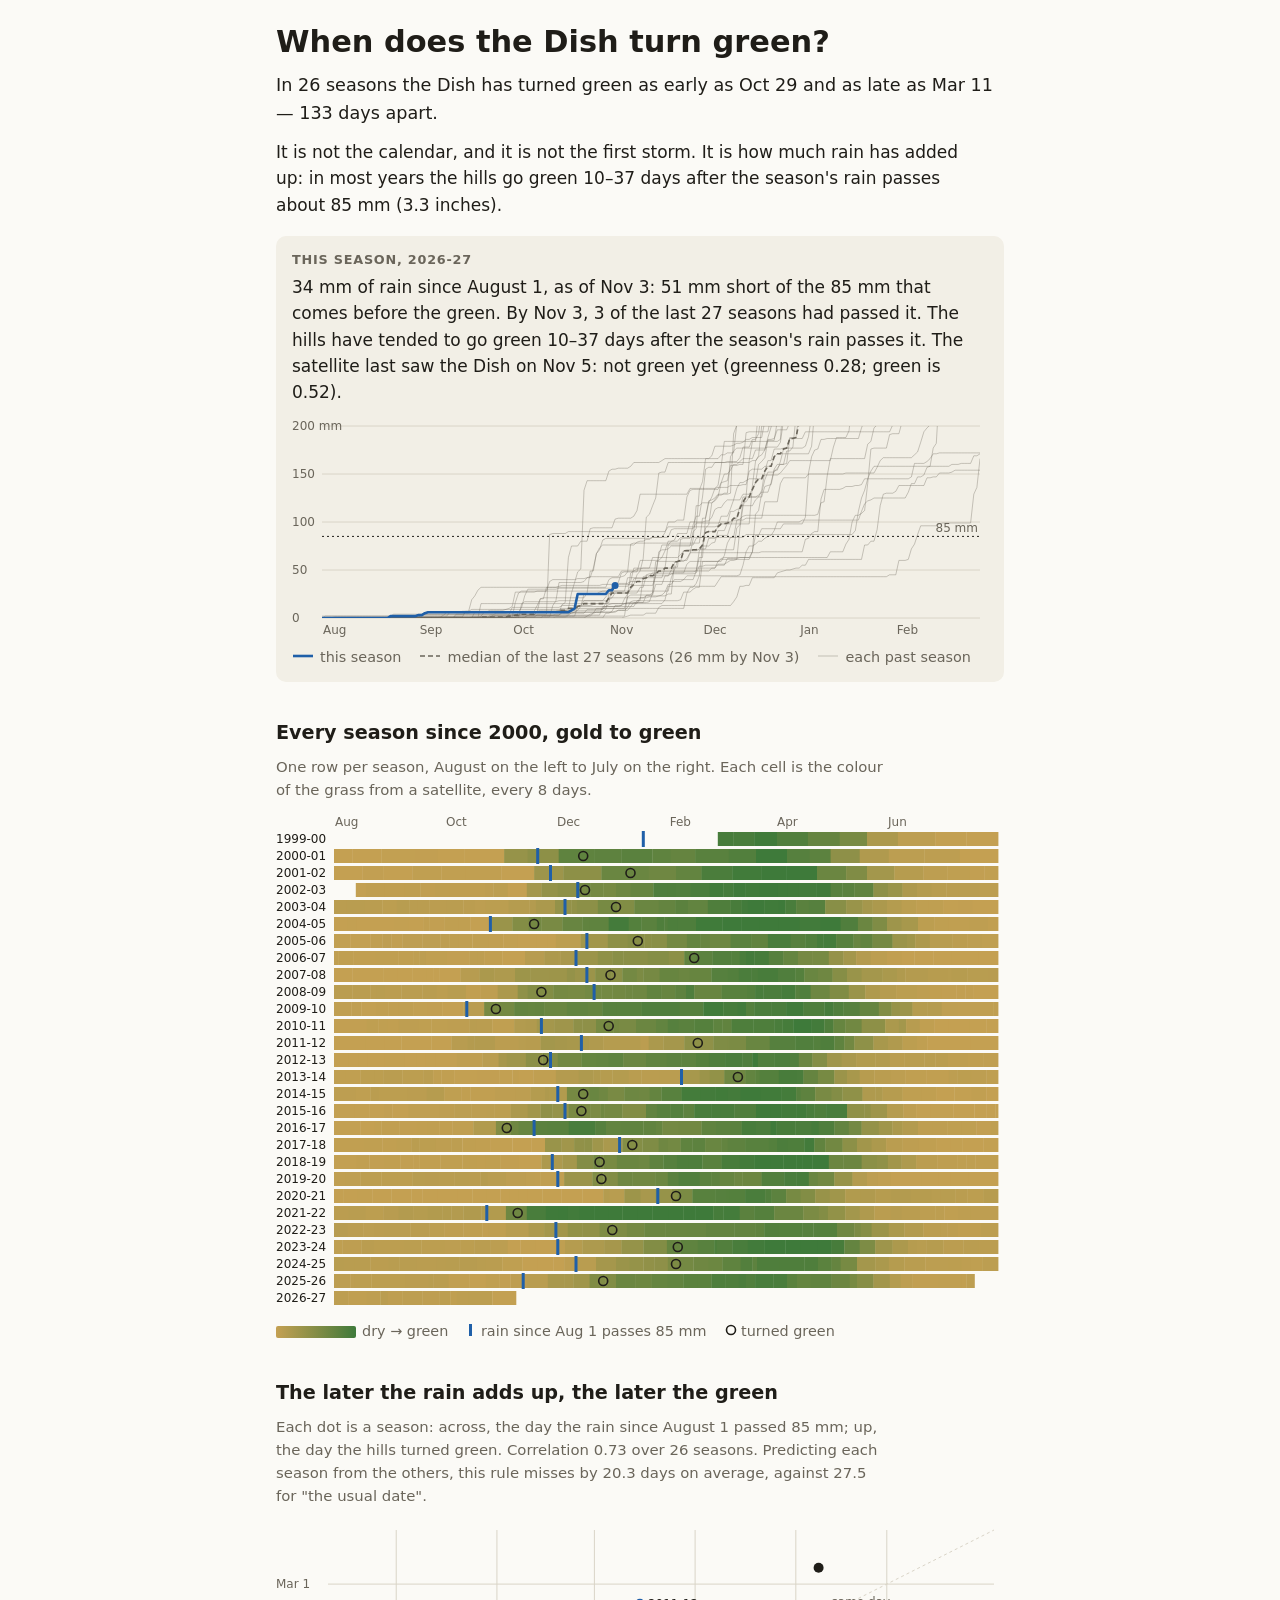
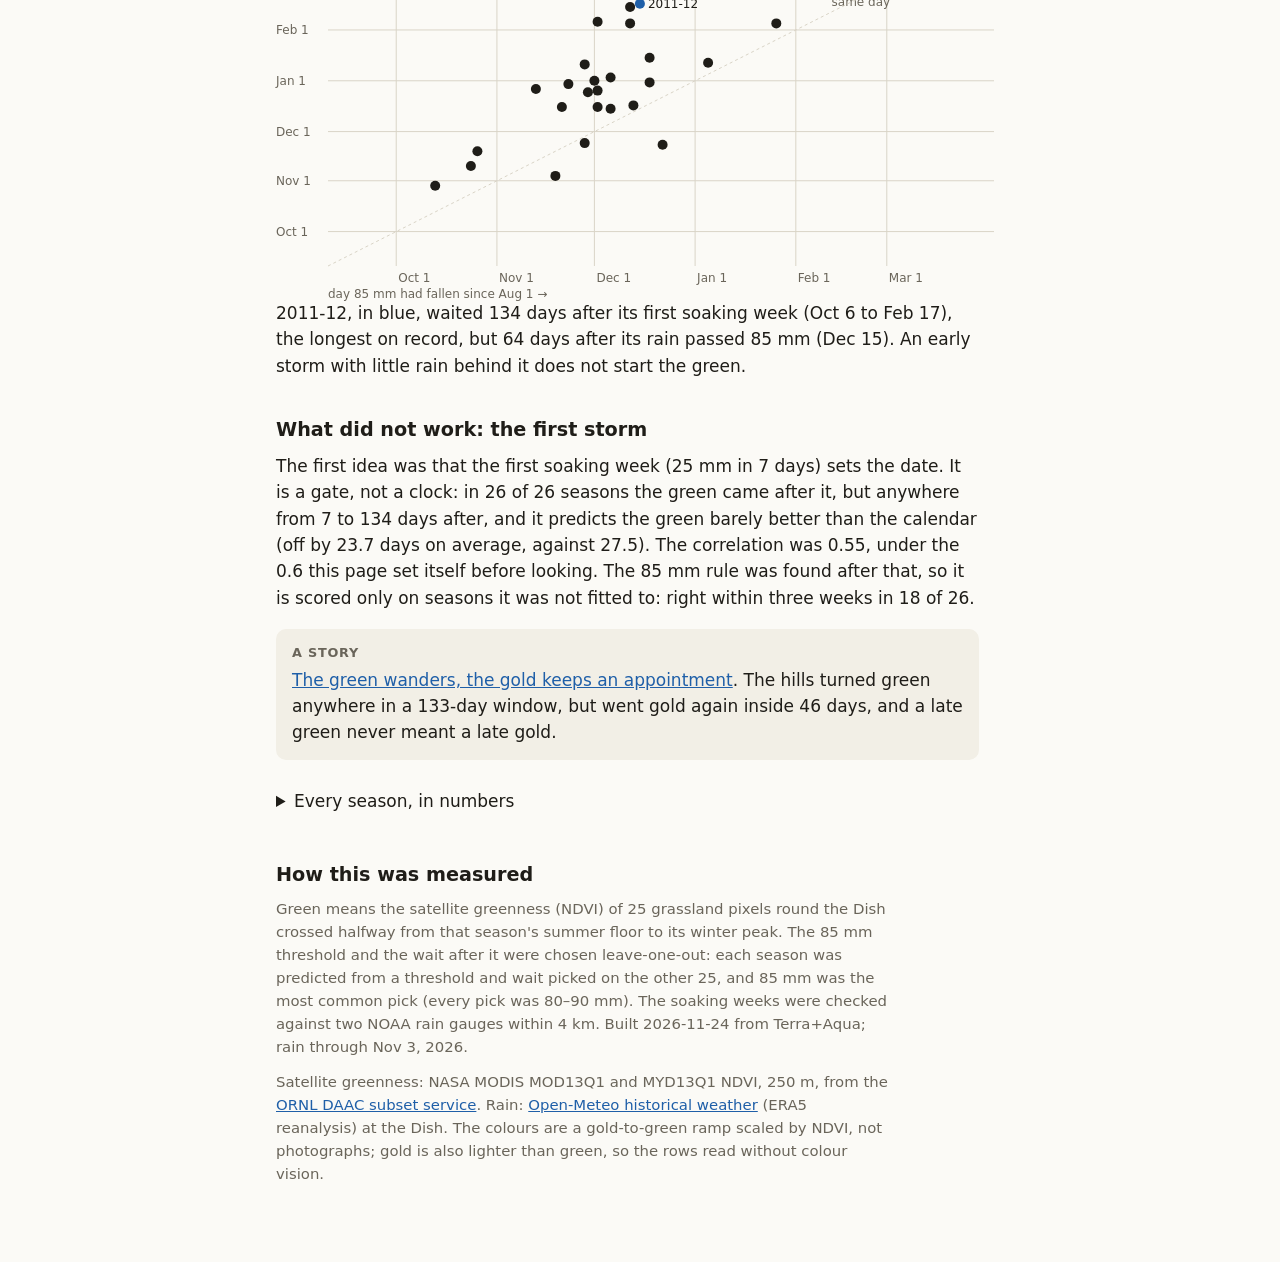
<file: index.html>
<!doctype html>
<html lang="en">
<head>
<meta charset="utf-8">
<meta name="viewport" content="width=device-width, initial-scale=1">
<title>When does the Dish turn green?</title>
<meta name="description" content="26 years of satellite pictures of the Stanford Dish hills, gold to green, against the first soaking rain of each season.">
<meta property="og:type" content="website">
<meta property="og:url" content="https://matmat202.github.io/dish-greens/">
<meta property="og:title" content="When does the Dish turn green?">
<meta property="og:description" content="26 years of satellite pictures of the Stanford Dish hills, gold to green, against the rain.">
<meta property="og:image" content="https://matmat202.github.io/dish-greens/icons/card.png">
<meta property="og:image:width" content="1200">
<meta property="og:image:height" content="630">
<meta name="twitter:card" content="summary_large_image">
<link rel="apple-touch-icon" href="icons/icon-180.png">
<style>
  :root { --bg: #fbfaf6; --fg: #1f1d18; --mute: #6a655a; --line: #d9d4c7; --rain: #1f5fa8; --card: #f2efe6; --green: #3d7a2a; }
  @media (prefers-color-scheme: dark) {
    :root { --bg: #16150f; --fg: #ece8dc; --mute: #a39d8e; --line: #3a372e; --rain: #7fb2f0; --card: #221f18; --green: #8cc46e; }
  }
  * { box-sizing: border-box; }
  body { margin: 0; background: var(--bg); color: var(--fg); font: 17px/1.55 system-ui, -apple-system, "Segoe UI", sans-serif; }
  main { max-width: 760px; margin: 0 auto; padding: 24px 16px 64px; }
  h1 { font-size: 1.9rem; line-height: 1.2; margin: 0 0 12px; }
  h2 { font-size: 1.2rem; margin: 36px 0 8px; }
  p { margin: 0 0 12px; max-width: 65ch; }
  .lede { font-size: 1.1rem; }
  .mute { color: var(--mute); font-size: 0.93rem; max-width: 65ch; }
  .card { background: var(--card); border-radius: 10px; padding: 14px 16px; margin: 18px 0; }
  .card b { display: block; font-size: 0.8rem; letter-spacing: 0.06em; text-transform: uppercase; color: var(--mute); margin-bottom: 4px; }
  svg { display: block; width: 100%; height: auto; overflow: visible; }
  svg text { fill: var(--fg); font-size: 12px; }
  svg .tick { stroke: var(--line); }
  svg .soak { fill: var(--rain); }
  svg .gu { fill: none; stroke: var(--fg); stroke-width: 1.6; }
  svg .ax text { fill: var(--mute); }
  svg .diag { stroke: var(--line); stroke-dasharray: 3 3; }
  svg .dot { fill: var(--fg); }
  svg .dot.odd { fill: var(--rain); }
  svg .past { fill: none; stroke: var(--mute); stroke-opacity: 0.35; stroke-width: 1; }
  svg .med { fill: none; stroke: var(--mute); stroke-width: 1.6; stroke-dasharray: 5 3; }
  svg .thr { stroke: var(--fg); stroke-width: 1; stroke-dasharray: 2 3; }
  svg .cur { fill: none; stroke: var(--rain); stroke-width: 2.6; stroke-linejoin: round; }
  svg .cur-end { fill: var(--rain); }
  svg .win { fill: var(--green); fill-opacity: 0.2; }
  svg .likely { stroke: var(--green); stroke-width: 2; }
  svg .now-win { fill: var(--green); fill-opacity: 0.25; stroke: var(--green); stroke-width: 1; }
  svg .now-label { paint-order: stroke; stroke: var(--bg); stroke-width: 4px; stroke-linejoin: round; font-weight: 600; }
  svg .now-dot { fill: none; stroke: var(--green); stroke-width: 2.5; }
  svg .now-dot.greened { fill: var(--green); }
  svg .win-row { fill: none; stroke: var(--green); stroke-width: 2; stroke-dasharray: 4 2; }
  #rain { margin-top: 12px; }
  .key { display: flex; flex-wrap: wrap; gap: 6px 18px; margin: 8px 0 0; font-size: 0.9rem; color: var(--mute); align-items: center; }
  .key i { display: inline-block; vertical-align: -2px; margin-right: 6px; }
  .ramp { width: 80px; height: 12px; border-radius: 2px; }
  table { border-collapse: collapse; width: 100%; font-size: 0.9rem; font-variant-numeric: tabular-nums; }
  th, td { text-align: left; padding: 4px 6px; border-bottom: 1px solid var(--line); }
  details summary { cursor: pointer; padding: 10px 0; min-height: 44px; }
  a { color: var(--rain); }
</style>
</head>
<body>
<main>
  <h1>When does the Dish turn green?</h1>
  <p class="lede" id="headline"></p>
  <p id="lede2"></p>

  <div class="card" id="now-card"><b id="now-season"></b><span id="now"></span>
    <div id="rain-box">
      <svg id="rain" role="img"></svg>
      <div class="key">
        <span><svg width="22" height="12" style="display:inline;width:22px;margin-right:6px"><line class="cur" x1="1" y1="6" x2="21" y2="6"/></svg>this season</span>
        <span><svg width="22" height="12" style="display:inline;width:22px;margin-right:6px"><line class="med" x1="1" y1="6" x2="21" y2="6"/></svg><span id="key-med"></span></span>
        <span><svg width="22" height="12" style="display:inline;width:22px;margin-right:6px"><line class="past" x1="1" y1="6" x2="21" y2="6"/></svg>each past season</span>
        <span id="key-win" hidden><svg width="22" height="12" style="display:inline;width:22px;margin-right:6px"><rect class="win" x="1" y="0" width="20" height="12"/><line class="likely" x1="11" y1="0" x2="11" y2="12"/></svg><span id="key-win-text"></span></span>
      </div>
    </div>
  </div>

  <h2>Every season since 2000, gold to green</h2>
  <p class="mute">One row per season, August on the left to July on the right. Each cell is the colour of the grass from a satellite, every <span id="step"></span> days.</p>
  <svg id="stripes" role="img"></svg>
  <div class="key">
    <span><i class="ramp" id="ramp"></i>dry → green</span>
    <span><svg width="10" height="12" style="display:inline;width:10px"><rect class="soak" x="3" y="0" width="3" height="12"/></svg> <span id="key-total"></span></span>
    <span><svg width="12" height="12" style="display:inline;width:12px"><circle class="gu" cx="6" cy="6" r="4.5"/></svg> turned green</span>
    <span id="key-row-win" hidden><svg width="22" height="12" style="display:inline;width:22px;margin-right:6px"><rect class="win-row" x="1" y="1" width="20" height="10"/></svg><span id="key-row-win-text"></span></span>
  </div>

  <h2>The later the rain adds up, the later the green</h2>
  <p class="mute" id="scatter-note"></p>
  <svg id="scatter" role="img"></svg>
  <p id="odd"></p>
  <h2>What did not work: the first storm</h2>
  <p id="failed"></p>
  <p class="card"><b>A story</b><a href="story/">The green wanders, the gold keeps an appointment</a>. The hills turned green anywhere in a 133-day window, but went gold again inside 46 days, and a late green never meant a late gold.</p>

  <details>
    <summary>Every season, in numbers</summary>
    <table id="table"><thead><tr><th>Season</th><th>First soaking week</th><th id="th-total"></th><th>Green</th><th>Gold again</th></tr></thead><tbody></tbody></table>
  </details>

  <h2>How this was measured</h2>
  <p class="mute" id="method"></p>
  <p class="mute">Satellite greenness: NASA MODIS MOD13Q1 and MYD13Q1 NDVI, 250 m, from the <a href="https://modis.ornl.gov/data/modis_webservice.html">ORNL DAAC subset service</a>. Rain: <a href="https://open-meteo.com/en/docs/historical-weather-api">Open-Meteo historical weather</a> (ERA5 reanalysis) at the Dish. The colours are a gold-to-green ramp scaled by NDVI, not photographs; gold is also lighter than green, so the rows read without colour vision.</p>
</main>
<script src="dg-logic.js"></script>
<script>
const $ = (id) => document.getElementById(id);
const NS = 'http://www.w3.org/2000/svg';
const el = (tag, attrs, parent, text) => {
  const e = document.createElementNS(NS, tag);
  for (const k in attrs) e.setAttribute(k, attrs[k]);
  if (text != null) e.textContent = text;
  if (parent) parent.appendChild(e);
  return e;
};
const MON = ['Aug', 'Sep', 'Oct', 'Nov', 'Dec', 'Jan', 'Feb', 'Mar', 'Apr', 'May', 'Jun', 'Jul'];
const MDAY = [0, 31, 61, 92, 122, 153, 184, 212, 243, 273, 304, 334, 365];

function stripes(data, today) {
  const svg = $('stripes');
  svg.replaceChildren();   // drawn again once the rain is topped up
  const rows = data.seasons.filter((s) => DG.cells(data, s.y).length);
  const cs = DG.current(data, today);
  // Drawn at the container's own width, so 12px text stays 12px on a phone.
  const W = Math.max(320, Math.round(svg.getBoundingClientRect().width)), L = 58, R = 6, top = 18, rh = 14, gap = 3;
  svg.dataset.w = W;
  const H = top + rows.length * (rh + gap) + 4;
  svg.setAttribute('viewBox', `0 0 ${W} ${H}`);
  svg.setAttribute('aria-label', `Hill colour by season, ${rows[0].season} to ${rows[rows.length - 1].season}`);
  const x = (d) => L + (d / 365) * (W - L - R);
  const ax = el('g', { class: 'ax' }, svg);
  MON.forEach((m, i) => { if (i % (W < 560 ? 3 : 2) === 0) el('text', { x: x(MDAY[i]) + 1, y: 12 }, ax, m); });
  rows.forEach((s, i) => {
    const y0 = top + i * (rh + gap);
    const g = el('g', { class: 'row', 'data-season': s.season }, svg);
    el('text', { x: 0, y: y0 + rh - 3 }, g, s.season);
    const pts = DG.cells(data, s.y);
    // Each cell spans halfway to its neighbours, so a composite is centred on its own day and
    // a row's first and last cells run to the season's edges when within two steps (one
    // composite lost to cloud).
    const step = data.products === 'Terra' ? 16 : 8;
    pts.forEach(([d, v], j) => {
      const a = j ? (pts[j - 1][0] + d) / 2 : (d < 2 * step ? 0 : d - step / 2);
      const b = j + 1 < pts.length ? (d + pts[j + 1][0]) / 2 : (d > 365 - 2 * step ? 365 : d + step / 2);
      el('rect', { class: 'cell', x: x(a).toFixed(1), y: y0, width: Math.max(1, x(b) - x(a) + 0.4).toFixed(1), height: rh, fill: DG.colour(v), 'data-v': v }, g);
    });
    if (s.total_day) el('rect', { class: 'soak', x: (x(DG.dayOfSeason(s.total_day, s.y)) - 1.5).toFixed(1), y: y0 - 1, width: 3, height: rh + 2 }, g);
    if (s.greenup) el('circle', { class: 'gu', cx: x(DG.dayOfSeason(s.greenup, s.y)).toFixed(1), cy: y0 + rh / 2, r: 4.5 }, g);
    // This season, waiting for green: the same window as the card's chart, on its own row.
    if (s.y === cs.y && cs.prediction) {
      const a = x(Math.min(365, DG.dayOfSeason(cs.prediction.soonest, s.y))), b = x(Math.min(365, DG.dayOfSeason(cs.prediction.latest, s.y)));
      el('rect', { class: 'win-row', x: a.toFixed(1), y: y0 + 1, width: (b - a).toFixed(1), height: rh - 2 }, g);
    }
  });
  $('key-row-win').hidden = !cs.prediction;
  $('key-row-win-text').textContent = cs.prediction ? `${cs.season}: expected green, ${DG.fmt(cs.prediction.soonest)} to ${DG.fmt(cs.prediction.latest)}` : '';
  $('ramp').style.background = `linear-gradient(90deg, ${[0.28, 0.4, 0.52, 0.64, 0.75].map((v) => DG.colour(v)).join(',')})`;
}

function scatter(data, today) {
  const svg = $('scatter');
  svg.replaceChildren();   // drawn again once the rain is topped up
  const rows = DG.complete(data);
  const W = Math.max(320, Math.round(svg.getBoundingClientRect().width)), H = Math.round(Math.min(380, W * 0.75)), L = 52, B = 34, T = 10, R = 10;
  svg.dataset.w = W; svg.dataset.h = H;
  svg.setAttribute('viewBox', `0 0 ${W} ${H}`);
  svg.setAttribute('aria-label', `Green-up date against the day ${data.total.mm} mm of rain had fallen, ${rows.length} seasons, correlation ${data.total.r}`);
  const lo = 40, hi = 245;   // Sep 10 .. Apr 3: every rain-total day and green-up on record, with room
  const x = (d) => L + ((d - lo) / (hi - lo)) * (W - L - R);
  const y = (d) => H - B - ((d - lo) / (hi - lo)) * (H - B - T);
  const ax = el('g', { class: 'ax' }, svg);
  for (let i = 2; i <= 7; i++) {
    el('line', { class: 'tick', x1: x(MDAY[i]), x2: x(MDAY[i]), y1: T, y2: H - B }, ax);
    el('line', { class: 'tick', x1: L, x2: W - R, y1: y(MDAY[i]), y2: y(MDAY[i]) }, ax);
    if (W >= 560 || i % 2 === 0) el('text', { x: x(MDAY[i]) + 2, y: H - B + 16 }, ax, MON[i] + ' 1');
    el('text', { x: 0, y: y(MDAY[i]) + 4 }, ax, MON[i] + ' 1');
  }
  el('text', { x: L, y: H - 2 }, ax, `day ${data.total.mm} mm had fallen since Aug 1 →`);
  el('line', { class: 'diag', x1: x(lo), y1: y(lo), x2: x(hi), y2: y(hi) }, svg);
  el('text', { x: x(195), y: y(195) - 6 }, ax, 'same day');
  const decs = rows.map((s) => s.rain_by_dec31).sort((a, b) => a - b);
  const medDec = Math.round(decs[decs.length >> 1]);
  const odd = rows.filter((s) => s.lag > data.stats.lag_q3 + (data.stats.lag_q3 - data.stats.lag_q1));
  rows.forEach((s) => {
    const sx = x(DG.dayOfSeason(s.total_day, s.y)), gy = y(DG.dayOfSeason(s.greenup, s.y));
    el('circle', { class: 'dot' + (odd.includes(s) ? ' odd' : ''), cx: sx.toFixed(1), cy: gy.toFixed(1), r: 5, 'data-season': s.season }, svg);
    if (odd.includes(s)) el('text', { x: sx + 8, y: gy + 4 }, svg, s.season);
  });
  // This season, once its rain has passed the threshold: placed across on that day, and up as
  // the same window as the card (a bar, a ring on the likeliest day), or on its green day.
  const cs = DG.current(data, today), t = data.total, lo_ = t.loo;
  let nowNote = '';
  if (cs.reached && !rows.some((s) => s.y === cs.y)) {
    const sx = x(DG.dayOfSeason(cs.reached, cs.y)), cy = (d) => y(Math.min(hi, DG.dayOfSeason(d, cs.y)));
    const P = cs.prediction, mid = P ? P.likely : cs.greened;
    if (P) el('rect', { class: 'now-win', x: (sx - 4).toFixed(1), y: cy(P.latest).toFixed(1), width: 8, height: (cy(P.soonest) - cy(P.latest)).toFixed(1) }, svg);
    el('circle', { class: 'now-dot' + (P ? '' : ' greened'), cx: sx.toFixed(1), cy: cy(mid).toFixed(1), r: 5, 'data-season': cs.season }, svg);
    const right = sx + 70 > W - R;
    el('text', { class: 'win-label now-label', x: (sx + (right ? -9 : 9)).toFixed(1), y: (cy(mid) + 4).toFixed(1), 'text-anchor': right ? 'end' : 'start' }, svg, P ? `${cs.season}?` : cs.season);
    nowNote = P
      ? ` The green ring is this season: its rain passed ${t.mm} mm on ${DG.fmt(cs.reached)}, so the bar shows where its dot should land, ${DG.fmt(P.soonest)} to ${DG.fmt(P.latest)}.`
      : ` The green dot is this season: rain past ${t.mm} mm on ${DG.fmt(cs.reached)}, green on ${DG.fmt(cs.greened)}.`;
  }
  if (nowNote) svg.setAttribute('aria-label', svg.getAttribute('aria-label') + `; this season${cs.prediction ? ` expected green ${DG.fmt(cs.prediction.soonest)} to ${DG.fmt(cs.prediction.latest)}` : ` green ${DG.fmt(cs.greened)}`}`);
  $('scatter-note').textContent = `Each dot is a season: across, the day the rain since August 1 passed ${t.mm} mm; up, the day the hills turned green. Correlation ${t.r.toFixed(2)} over ${rows.length} seasons. Predicting each season from the others, this rule misses by ${lo_.total.mae} days on average, against ${lo_.calendar.mae} for "the usual date".${nowNote}`;
  $('odd').textContent = odd.length
    ? odd.map((s) => `${s.season}, in blue, waited ${s.lag} days after its first soaking week (${DG.fmt(s.soak)} to ${DG.fmt(s.greenup)}), the longest on record, but ${s.total_lag} days after its rain passed ${t.mm} mm (${DG.fmt(s.total_day)}).`).join(' ') + ' An early storm with little rain behind it does not start the green.'
    : '';
}

// The card's chart: rain since Aug 1, every past season faint, their median dashed, this season
// bold up to its last day of rain. Drawn again when the page tops up its rain.
function rainChart(data, today) {
  const svg = $('rain'), y0 = DG.seasonY(today), r = DG.rainSoFar(data, y0), N = r.median.length;
  svg.replaceChildren();
  $('rain-box').hidden = !r.now.length || !N || r.now.length > N;
  if ($('rain-box').hidden) return;
  const W = Math.max(280, Math.round(svg.getBoundingClientRect().width)), H = Math.round(Math.min(220, W * 0.55));
  const L = 30, R = 8, T = 8, B = 20, S = DG.rainScale(Math.max(0, ...r.now)), MAX = S.max;
  svg.dataset.w = W; svg.dataset.h = H;
  svg.setAttribute('viewBox', `0 0 ${W} ${H}`);
  const x = (k) => L + (k / (N - 1)) * (W - L - R), y = (mm) => H - B - (mm / MAX) * (H - B - T);
  el('rect', { x: L, y: T, width: W - L - R, height: H - B - T }, el('clipPath', { id: 'rain-clip' }, svg));
  const ax = el('g', { class: 'ax' }, svg);
  for (const mm of S.ticks) {
    el('line', { class: 'tick', x1: L, x2: W - R, y1: y(mm), y2: y(mm) }, ax);
    el('text', { x: 0, y: y(mm) + 4 }, ax, mm === MAX ? `${mm} mm` : String(mm));
  }
  MON.slice(0, 7).forEach((m, i) => { if (W >= 480 || i % 2 === 0) el('text', { x: x(MDAY[i]) + 1, y: H - 4 }, ax, m); });
  const line = (c, cls) => el('polyline', { class: cls, points: c.map((v, k) => `${x(k).toFixed(1)},${y(v).toFixed(1)}`).join(' '), 'clip-path': 'url(#rain-clip)' }, svg);
  // Where the green should come: the record's middle half of waits after this season's rain
  // passed the threshold, with the median wait as a line. Once it has greened, that date alone.
  const cs = DG.current(data, today), kx = (d) => Math.min(N - 1, DG.dayOfSeason(d, y0));
  const win = cs.prediction && DG.dayOfSeason(cs.prediction.soonest, y0) <= N - 1 ? cs.prediction : null;
  const mark = win ? win.likely : cs.greened;
  if (win) el('rect', { class: 'win', x: x(kx(win.soonest)).toFixed(1), y: T, width: (x(kx(win.latest)) - x(kx(win.soonest))).toFixed(1), height: H - B - T }, svg);
  if (mark && DG.dayOfSeason(mark, y0) <= N - 1) {
    const mx = x(kx(mark)), right = mx + 40 > W - R;
    el('line', { class: 'likely', x1: mx.toFixed(1), x2: mx.toFixed(1), y1: T, y2: H - B }, svg);
    el('text', { class: 'win-label', x: (mx + (right ? -4 : 4)).toFixed(1), y: T + 12, 'text-anchor': right ? 'end' : 'start' }, svg, win ? 'green?' : 'green');
  }
  $('key-win').hidden = !mark;
  $('key-win-text').textContent = win ? `expected green, ${DG.fmt(win.soonest)} to ${DG.fmt(win.latest)}` : cs.greened ? `turned green, ${DG.fmt(cs.greened)}` : '';
  r.past.forEach((c) => line(c.slice(0, N), 'past'));
  line(r.median, 'med');
  const t = data.total.mm;
  el('line', { class: 'thr', x1: L, x2: W - R, y1: y(t), y2: y(t) }, svg);
  el('text', { x: W - R - 2, y: y(t) - 4, 'text-anchor': 'end' }, ax, `${t} mm`);
  line(r.now, 'cur');
  const k = r.now.length - 1;
  el('circle', { class: 'cur-end', cx: x(k).toFixed(1), cy: y(r.now[k]).toFixed(1), r: 3.5 }, svg);
  $('key-med').textContent = `median of the last ${r.past.length} seasons${r.typical != null ? ` (${Math.round(r.typical)} mm by ${DG.fmt(data.rain_last)})` : ''}`;
  svg.setAttribute('aria-label', `Rain since August 1: this season ${r.now[k]} mm by ${DG.fmt(data.rain_last)}; the median of the last ${r.past.length} seasons had ${Math.round(r.typical)} mm by then${win ? `; green expected between ${DG.fmt(win.soonest)} and ${DG.fmt(win.latest)}` : ''}`);
}

function table(data) {
  const tb = $('table').tBodies[0];
  $('th-total').textContent = `${data.total.mm} mm by`;
  data.seasons.filter((s) => s.greenup || s.soak).forEach((s) => {
    const tr = tb.insertRow();
    [s.season, s.soak ? DG.fmtY(s.soak) : '—', s.total_day ? DG.fmtY(s.total_day) : '—', s.greenup ? DG.fmtY(s.greenup) : '—', s.golddown ? DG.fmtY(s.golddown) : '—']
      .forEach((v) => { tr.insertCell().textContent = v; });
  });
}

fetch('data.json').then((r) => r.json()).then((data) => {
  $('headline').textContent = DG.headline(data.stats);
  const t = data.total, st = data.stats;
  const inch = (mm) => (mm / 25.4).toFixed(1);
  $('lede2').textContent = `It is not the calendar, and it is not the first storm. It is how much rain has added up: in most years the hills go green ${t.lag_q1}–${t.lag_q3} days after the season's rain passes about ${t.mm} mm (${inch(t.mm)} inches).`;
  $('step').textContent = data.products === 'Terra' ? 16 : 8;
  $('key-total').textContent = `rain since Aug 1 passes ${t.mm} mm`;
  $('failed').textContent = `The first idea was that the first soaking week (${data.rule.soak_mm} mm in ${data.rule.soak_days} days) sets the date. It is a gate, not a clock: in ${st.after_soak} of ${st.n} seasons the green came after it, but anywhere from ${st.lag_min} to ${st.lag_max} days after, and it predicts the green barely better than the calendar (off by ${t.loo.soak.mae} days on average, against ${t.loo.calendar.mae}). The correlation was ${st.r.toFixed(2)}, under the 0.6 this page set itself before looking. The ${t.mm} mm rule was found after that, so it is scored only on seasons it was not fitted to: right within three weeks in ${t.loo.total.within21} of ${t.loo.total.of}.`;
  // The card uses the built data at once, then rain since the build fetched from the same
  // archive build.py reads. If that fetch fails or is slow, the built line stays.
  const today = new Date().toLocaleDateString('en-CA', { timeZone: 'America/Los_Angeles' });
  const now = (d) => {
    const c = DG.current(d, today);
    $('now-season').textContent = `This season, ${c.season}`;
    $('now').textContent = DG.nowLine(c, d);
    rainChart(d, today);
    stripes(d, today);
    scatter(d, today);
  };
  now(data);
  // Finished days only: the archive's value for today is part forecast.
  const from = DG.addDays(data.rain_last, 1), until = DG.addDays(today, -1);
  if (from <= until) {
    const ctl = new AbortController(); setTimeout(() => ctl.abort(), 8000);
    fetch(`https://archive-api.open-meteo.com/v1/archive?latitude=${data.place.lat}&longitude=${data.place.lon}&start_date=${from}&end_date=${until}&daily=precipitation_sum&timezone=America%2FLos_Angeles`, { signal: ctl.signal })
      .then((r) => (r.ok ? r.json() : Promise.reject(r.status)))
      .then((j) => {
        const t = j.daily && j.daily.time, v = j.daily && j.daily.precipitation_sum;
        if (!Array.isArray(t) || !Array.isArray(v) || t.length !== v.length) return;
        const d = DG.topUp(data, t.map((x, i) => [x, v[i]]), today);
        if (d.rain_last !== data.rain_last) { now(d); $('now').dataset.live = d.rain_last; }
      })
      .catch(() => {});
  }
  table(data);
  $('method').textContent = `Green means the satellite greenness (NDVI) of ${data.place.pixels} grassland pixels round the Dish crossed halfway from that season's summer floor to its winter peak. The ${t.mm} mm threshold and the wait after it were chosen leave-one-out: each season was predicted from a threshold and wait picked on the other ${t.loo.total.of - 1}, and ${t.mm} mm was the most common pick (every pick was ${t.picks[0]}–${t.picks[t.picks.length - 1]} mm). The soaking weeks were checked against two NOAA rain gauges within 4 km. Built ${data.built} from ${data.products}; rain through ${DG.fmtY(data.rain_last)}.`;
  document.body.dataset.ready = '1';
});
</script>
</body>
</html>
</file>
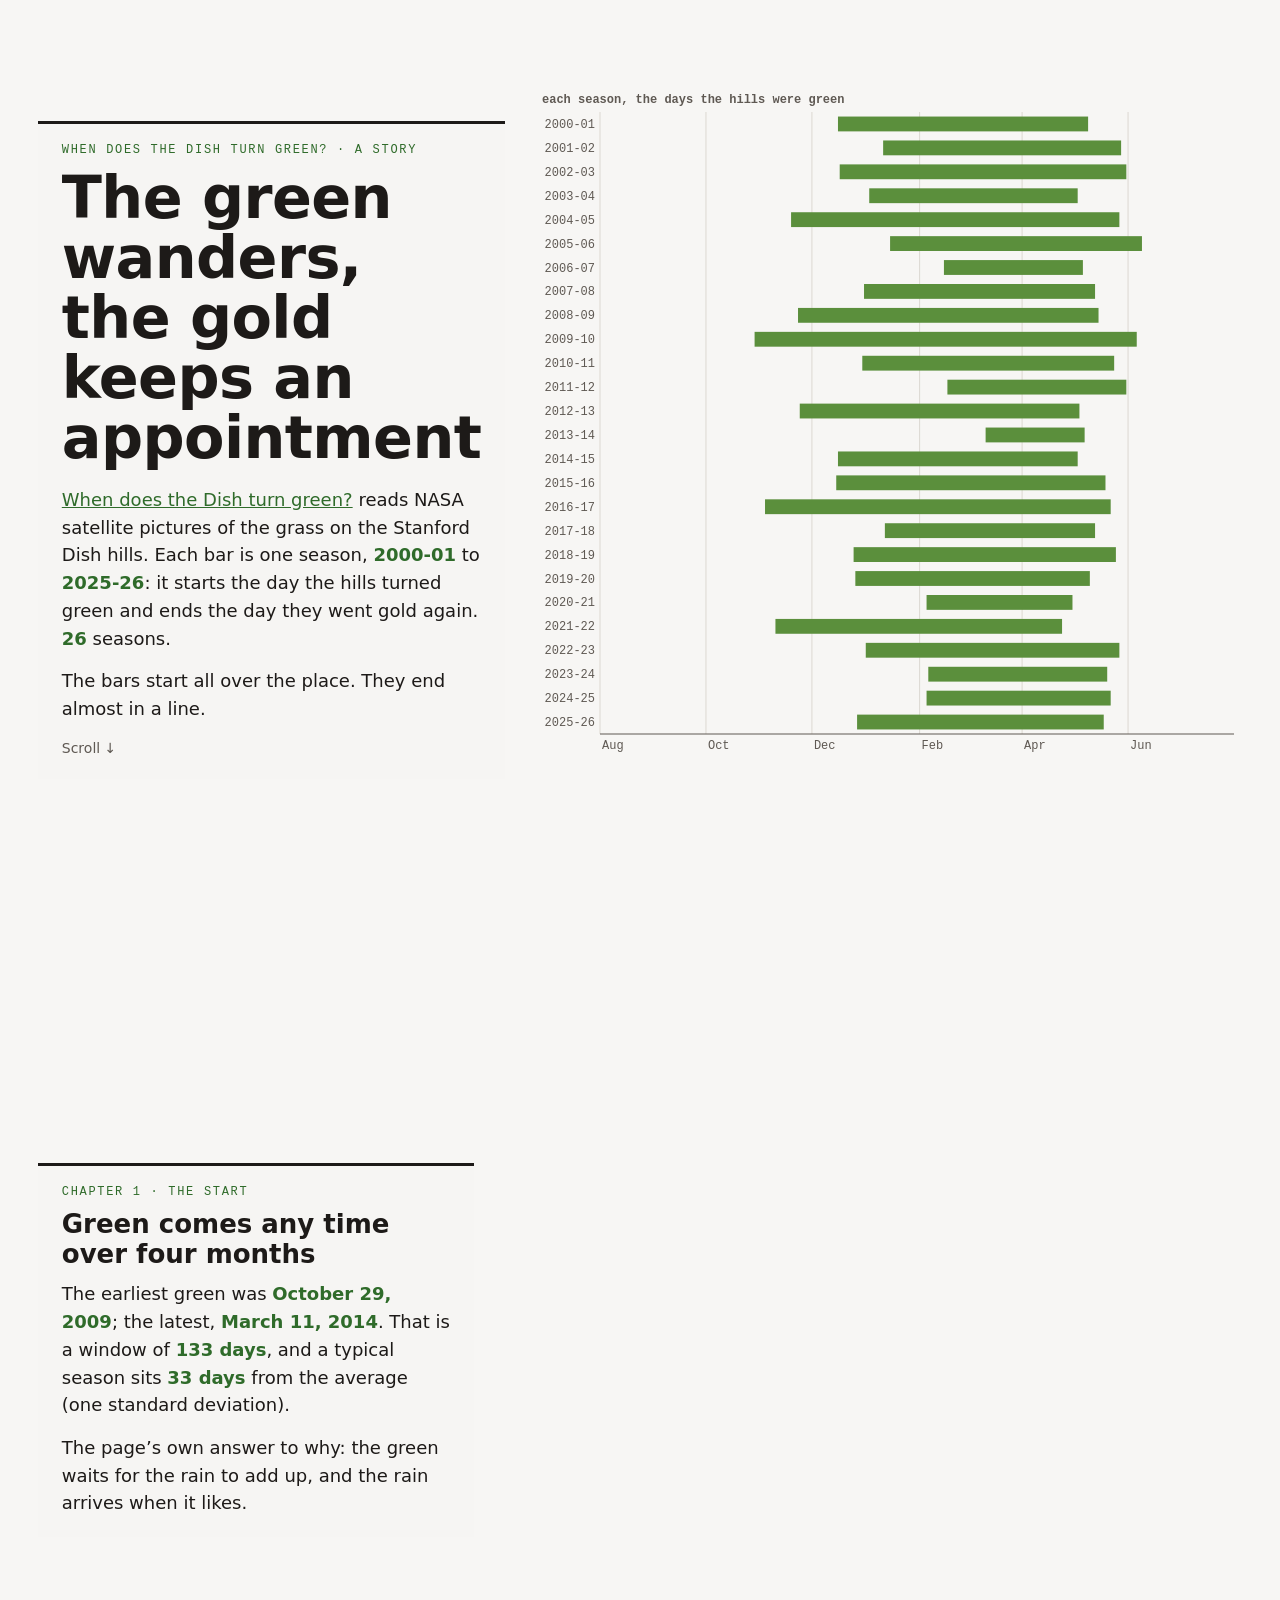
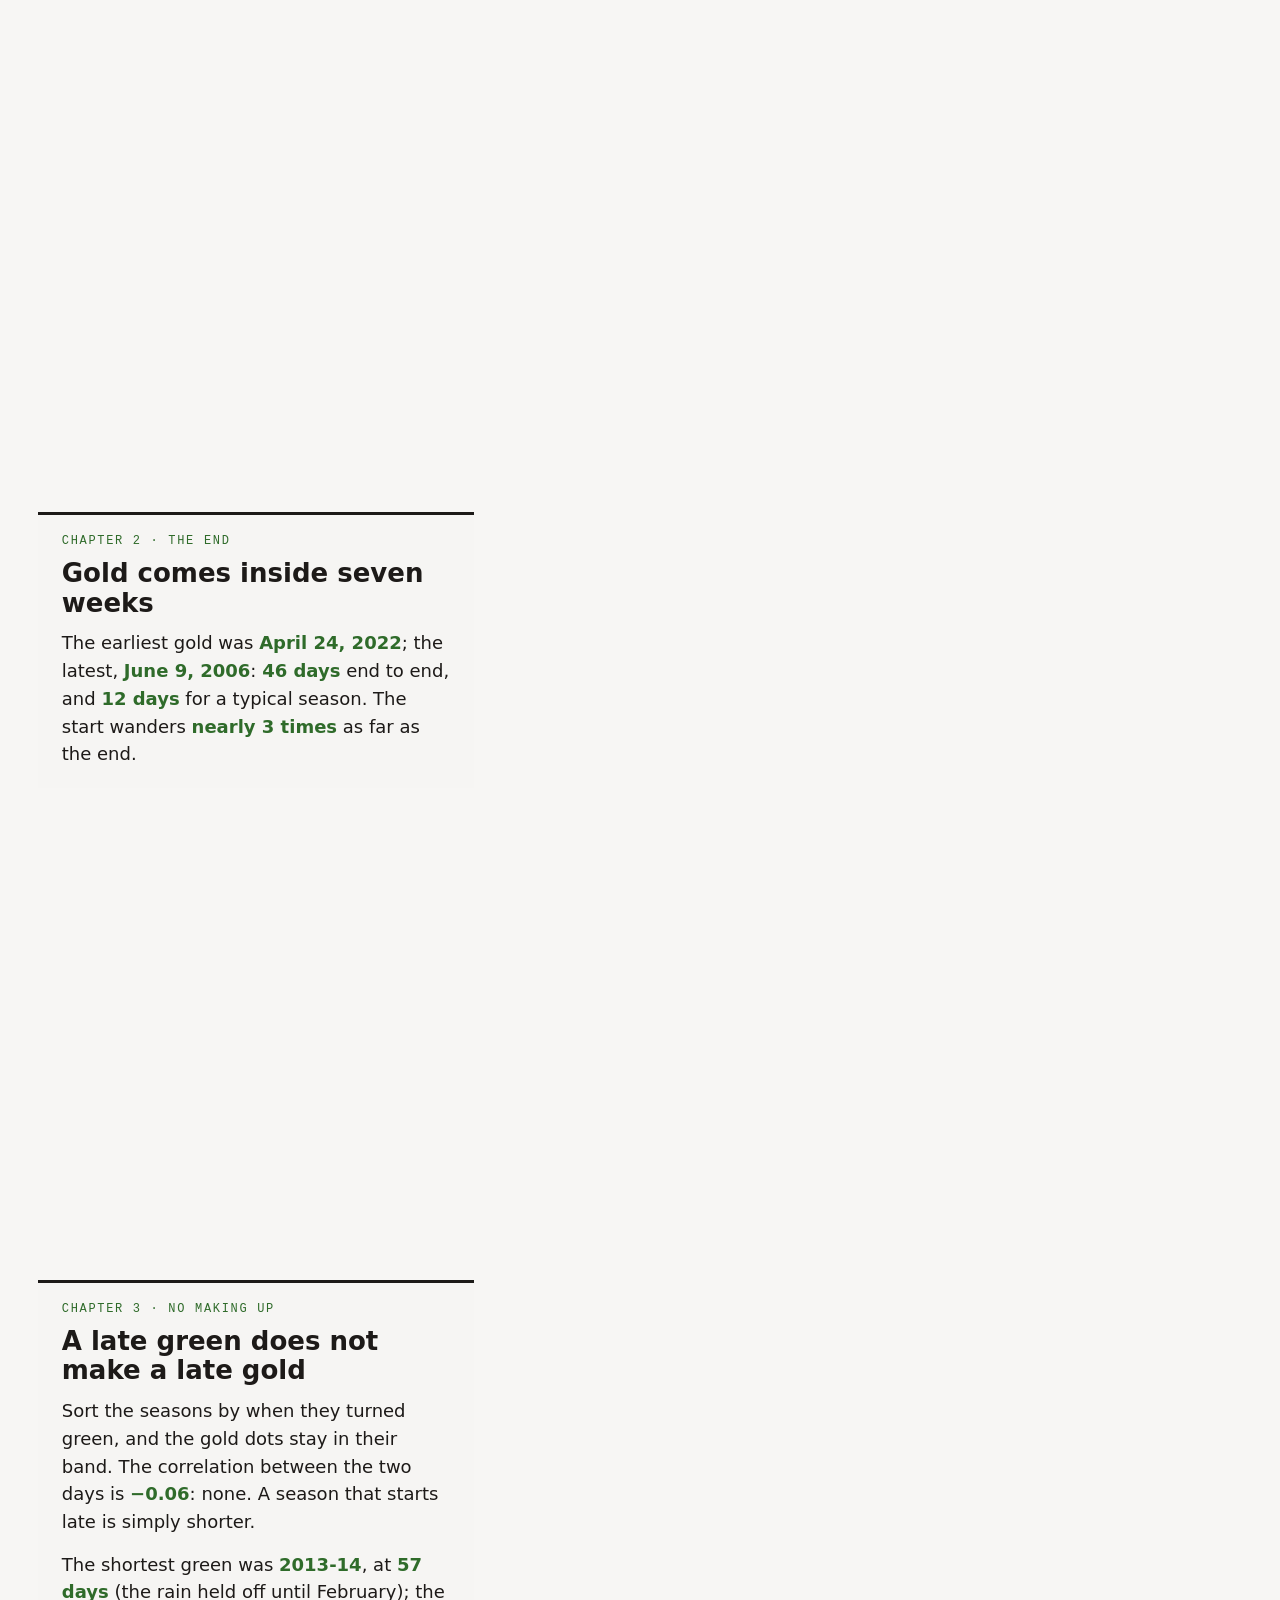
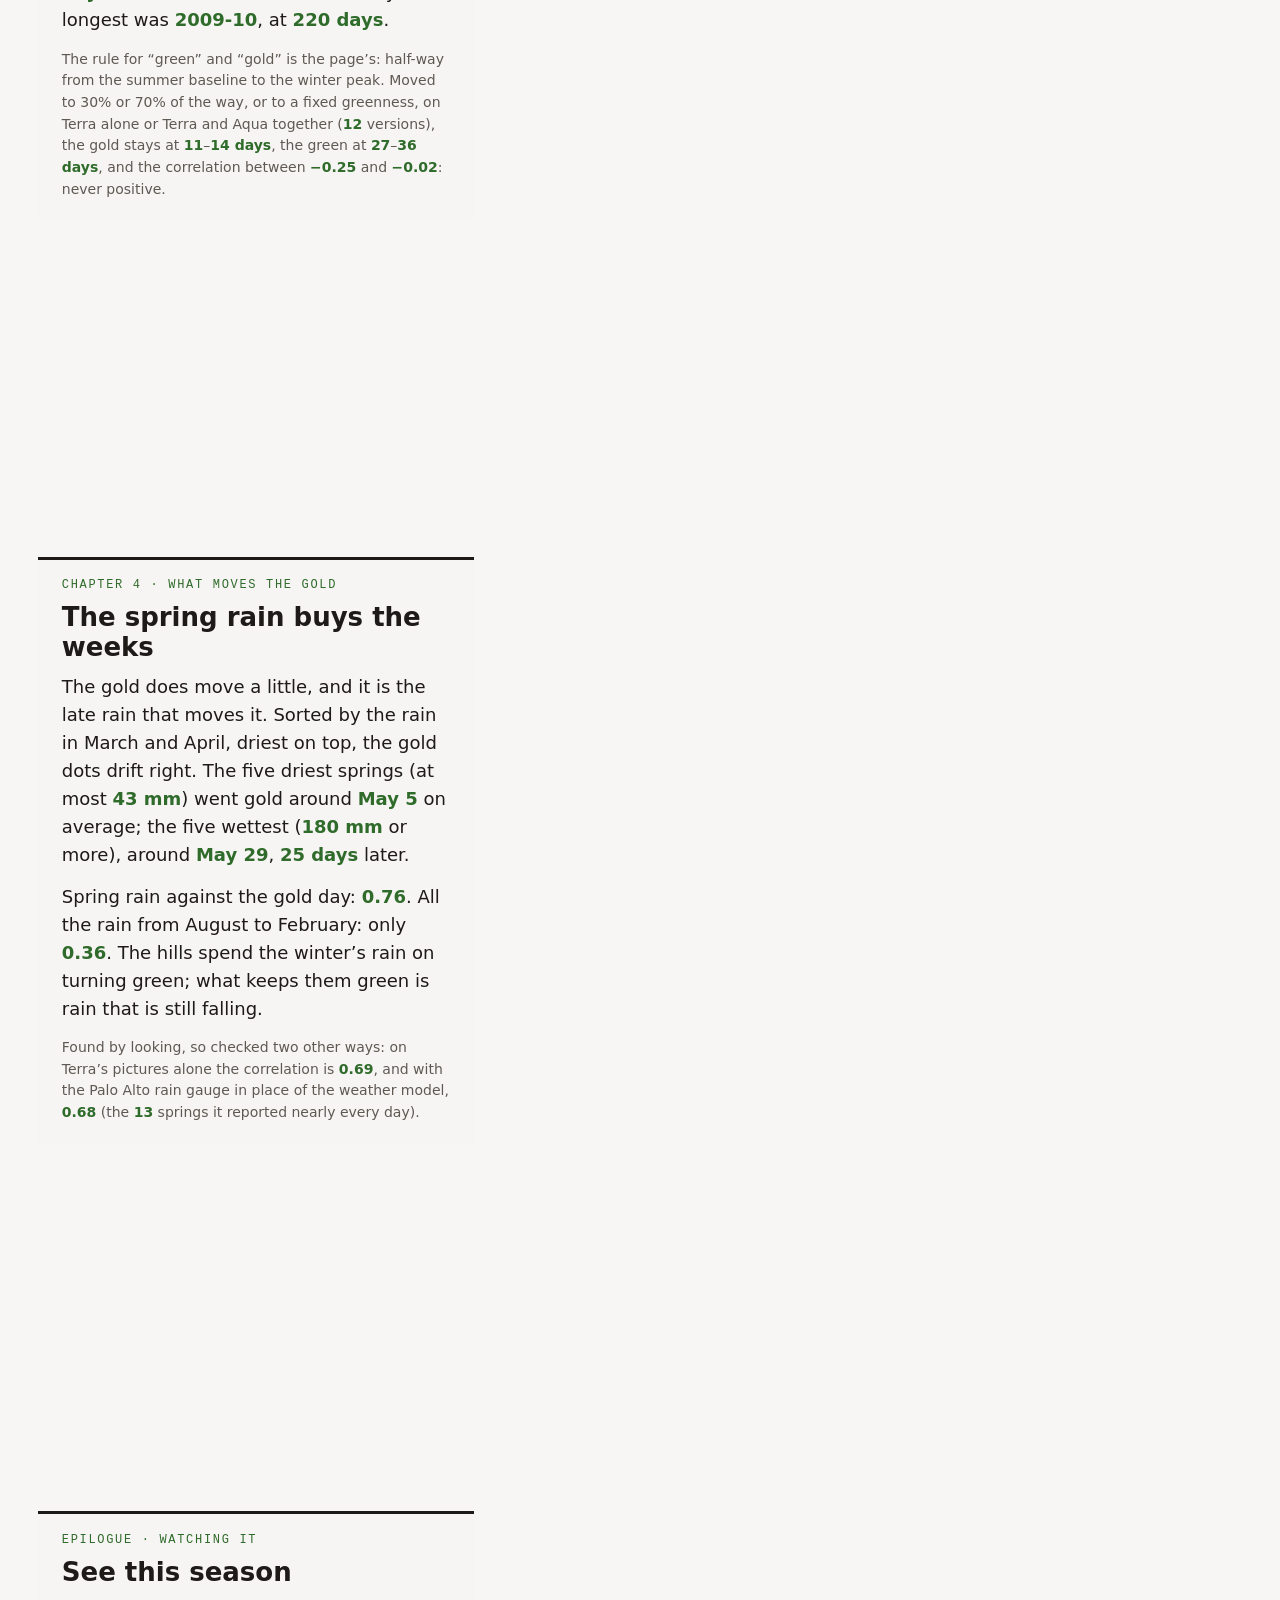
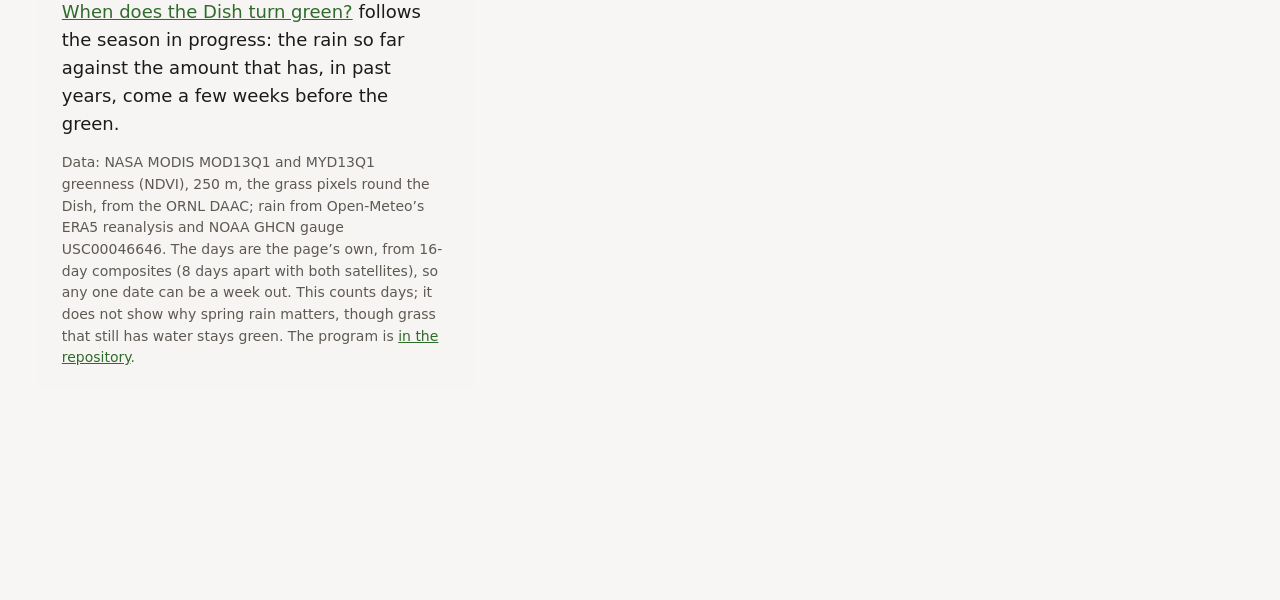
<file: story/index.html>
<!doctype html>
<html lang="en">
<head>
<meta charset="utf-8">
<meta name="viewport" content="width=device-width, initial-scale=1">
<title>The green wanders, the gold keeps an appointment · When does the Dish turn green? A story</title>
<meta name="description" content="A story from When does the Dish turn green?: over 26 seasons the Stanford Dish hills turned green anywhere in a 133-day window, but went gold again inside 46 days, and a late green never meant a late gold. What moves the gold is the rain in March and April.">
<link rel="stylesheet" href="style.css">
</head>
<body>
<div id="plot" aria-hidden="true"></div>
<p id="err" role="alert"></p>
<main>

<section class="step" data-step="bars"><div>
  <p class="kicker">When does the Dish turn green? · a story</p>
  <h1>The green wanders, the gold keeps an appointment</h1>
  <p><a href="../">When does the Dish turn green?</a> reads NASA satellite pictures of the
  grass on the Stanford Dish hills. Each bar is one season, <b data-fact="first"></b> to
  <b data-fact="last"></b>: it starts the day the hills turned green and ends the day they
  went gold again. <b data-fact="n"></b> seasons.</p>
  <p>The bars start all over the place. They end almost in a line.</p>
  <p class="small">Scroll ↓</p>
</div></section>

<section class="step" data-step="starts"><div>
  <p class="kicker">Chapter 1 · The start</p>
  <h2>Green comes any time over four months</h2>
  <p>The earliest green was <b data-fact="green_first"></b>; the latest, <b data-fact="green_last"></b>.
  That is a window of <b data-fact="green_spread"></b>, and a typical season sits
  <b data-fact="green_sd"></b> from the average (one standard deviation).</p>
  <p>The page’s own answer to why: the green waits for the rain to add up, and the rain
  arrives when it likes.</p>
</div></section>

<section class="step" data-step="ends"><div>
  <p class="kicker">Chapter 2 · The end</p>
  <h2>Gold comes inside seven weeks</h2>
  <p>The earliest gold was <b data-fact="gold_first"></b>; the latest, <b data-fact="gold_last"></b>:
  <b data-fact="gold_spread"></b> end to end, and <b data-fact="gold_sd"></b> for a typical
  season. The start wanders <b data-fact="sd_ratio"></b> as far as the end.</p>
</div></section>

<section class="step" data-step="sorted"><div>
  <p class="kicker">Chapter 3 · No making up</p>
  <h2>A late green does not make a late gold</h2>
  <p>Sort the seasons by when they turned green, and the gold dots stay in their band. The
  correlation between the two days is <b data-fact="r_go"></b>: none. A season that starts
  late is simply shorter.</p>
  <p>The shortest green was <b data-fact="len_min_season"></b>, at <b data-fact="len_min"></b>
  (the rain held off until February); the longest was <b data-fact="len_max_season"></b>, at
  <b data-fact="len_max"></b>.</p>
  <p class="small">The rule for “green” and “gold” is the page’s: half-way from the summer
  baseline to the winter peak. Moved to 30% or 70% of the way, or to a fixed greenness, on
  Terra alone or Terra and Aqua together (<b data-fact="n_variants"></b> versions), the gold
  stays at <b data-fact="v_gold_lo"></b>–<b data-fact="v_gold_hi"></b>, the green at
  <b data-fact="v_green_lo"></b>–<b data-fact="v_green_hi"></b>, and the correlation between
  <b data-fact="v_r_lo"></b> and <b data-fact="v_r_hi"></b>: never positive.</p>
</div></section>

<section class="step" data-step="spring"><div>
  <p class="kicker">Chapter 4 · What moves the gold</p>
  <h2>The spring rain buys the weeks</h2>
  <p>The gold does move a little, and it is the late rain that moves it. Sorted by the rain in
  March and April, driest on top, the gold dots drift right. The five driest springs (at most
  <b data-fact="dry5_mm"></b>) went gold around <b data-fact="dry5_gold"></b> on average; the
  five wettest (<b data-fact="wet5_mm"></b> or more), around <b data-fact="wet5_gold"></b>,
  <b data-fact="wet_later"></b> later.</p>
  <p>Spring rain against the gold day: <b data-fact="r_spring"></b>. All the rain from August
  to February: only <b data-fact="r_winter"></b>. The hills spend the winter’s rain on
  turning green; what keeps them green is rain that is still falling.</p>
  <p class="small">Found by looking, so checked two other ways: on Terra’s pictures alone the
  correlation is <b data-fact="terra_spring_r"></b>, and with the Palo Alto rain gauge in
  place of the weather model, <b data-fact="gauge_r"></b> (the <b data-fact="gauge_n"></b>
  springs it reported nearly every day).</p>
</div></section>

<section class="step" data-step="bars"><div>
  <p class="kicker">Epilogue · Watching it</p>
  <h2>See this season</h2>
  <p><a href="../">When does the Dish turn green?</a> follows the season in progress: the rain so
  far against the amount that has, in past years, come a few weeks before the green.</p>
  <p class="small">Data: NASA MODIS MOD13Q1 and MYD13Q1 greenness (NDVI), 250 m, the grass
  pixels round the Dish, from the ORNL DAAC; rain from Open-Meteo’s ERA5 reanalysis and NOAA
  GHCN gauge USC00046646. The days are the page’s own, from 16-day composites (8 days apart
  with both satellites), so any one date can be a week out. This counts days; it does not
  show why spring rain matters, though grass that still has water stays green. The program is
  <a href="https://github.com/matmat202/dish-greens/blob/main/story/build_story.py">in the repository</a>.</p>
</div></section>

</main>
<script type="module" src="story.js"></script>
</body>
</html>
</file>
<file: story/style.css>
:root { --paper: #f7f6f4; --ink: #1d1a18; --mute: #5f5953; --red: #2f6b2a; --green: #5b8f3c; --gold: #a8730f; --far: #8a857e; --land: #e4e1da; }
* { box-sizing: border-box; }
html { background: var(--paper); color: var(--ink); }
body { margin: 0; font: 18px/1.55 system-ui, -apple-system, 'Segoe UI', sans-serif; }
/* The plot box: the SVG fills it; % labels hang left of it, slide labels below it. */
#plot { position: fixed; z-index: 0; pointer-events: none; left: 42vw; right: 3vw; top: 10vh; bottom: 16vh; }
#chart { position: absolute; inset: 0; width: 100%; height: 100%; overflow: visible; }

#chart g { transition: opacity .6s; }
#chart line.grid { stroke: #dcd8d1; stroke-width: 1; }
#chart text { font: 12px/1 ui-monospace, Menlo, monospace; }
#chart .tick { fill: var(--mute); }
#chart .end { text-anchor: end; } #chart .mid { text-anchor: middle; }
#chart .lab { fill: var(--ink); font-weight: 700; paint-order: stroke; stroke: var(--paper); stroke-width: 4px; stroke-linejoin: round; }
main { position: relative; z-index: 3; width: 34vw; margin-left: 3vw; }
.step { min-height: 100vh; display: flex; align-items: center; }
.step > div { background: rgba(247,246,244,.94); padding: 1.1em 1.3em; border-top: 3px solid var(--ink); }
h1 { font: 700 clamp(34px, 4.6vw, 64px)/1.02 system-ui, sans-serif; margin: 0 0 .3em; letter-spacing: -.01em; }
h2 { font: 700 26px/1.15 system-ui, sans-serif; margin: 0 0 .4em; }
.kicker { font: 12px/1 ui-monospace, Menlo, monospace; letter-spacing: .14em; text-transform: uppercase; color: var(--red); margin: 0 0 1em; }
p { margin: 0 0 .8em; }
p:last-child { margin-bottom: 0; }
b[data-fact] { color: var(--red); font-variant-numeric: tabular-nums; }
.w { font-style: italic; font-weight: 700; }
.small { font-size: 14px; color: var(--mute); }
a { color: var(--red); }
#err { display: none; }
body.failed #err { display: block; position: fixed; z-index: 9; left: 44vw; top: 40vh; color: var(--red); }
@media (max-width: 760px) {
  body { font-size: 16px; }
  #plot { left: 11vw; right: 4vw; top: 4vh; bottom: 66vh; }
  main { width: auto; margin: 0 4vw; }
  .step { align-items: flex-start; padding-top: 42vh; padding-bottom: 6vh; min-height: 100vh; }
  #chart text { font-size: 10px; }
}
#chart .cat { fill: var(--mute); font-weight: 700; }
#chart line.axisline { stroke: var(--mute); }
#chart rect.band { fill: var(--land); opacity: .8; }
#chart rect.bar { fill: var(--green); }
#chart rect.bar.dim { opacity: .45; }
#chart circle.dot { stroke: var(--paper); stroke-width: 1; }
#chart circle.gu { fill: var(--ink); }
#chart circle.gd { fill: var(--gold); }
</file>
